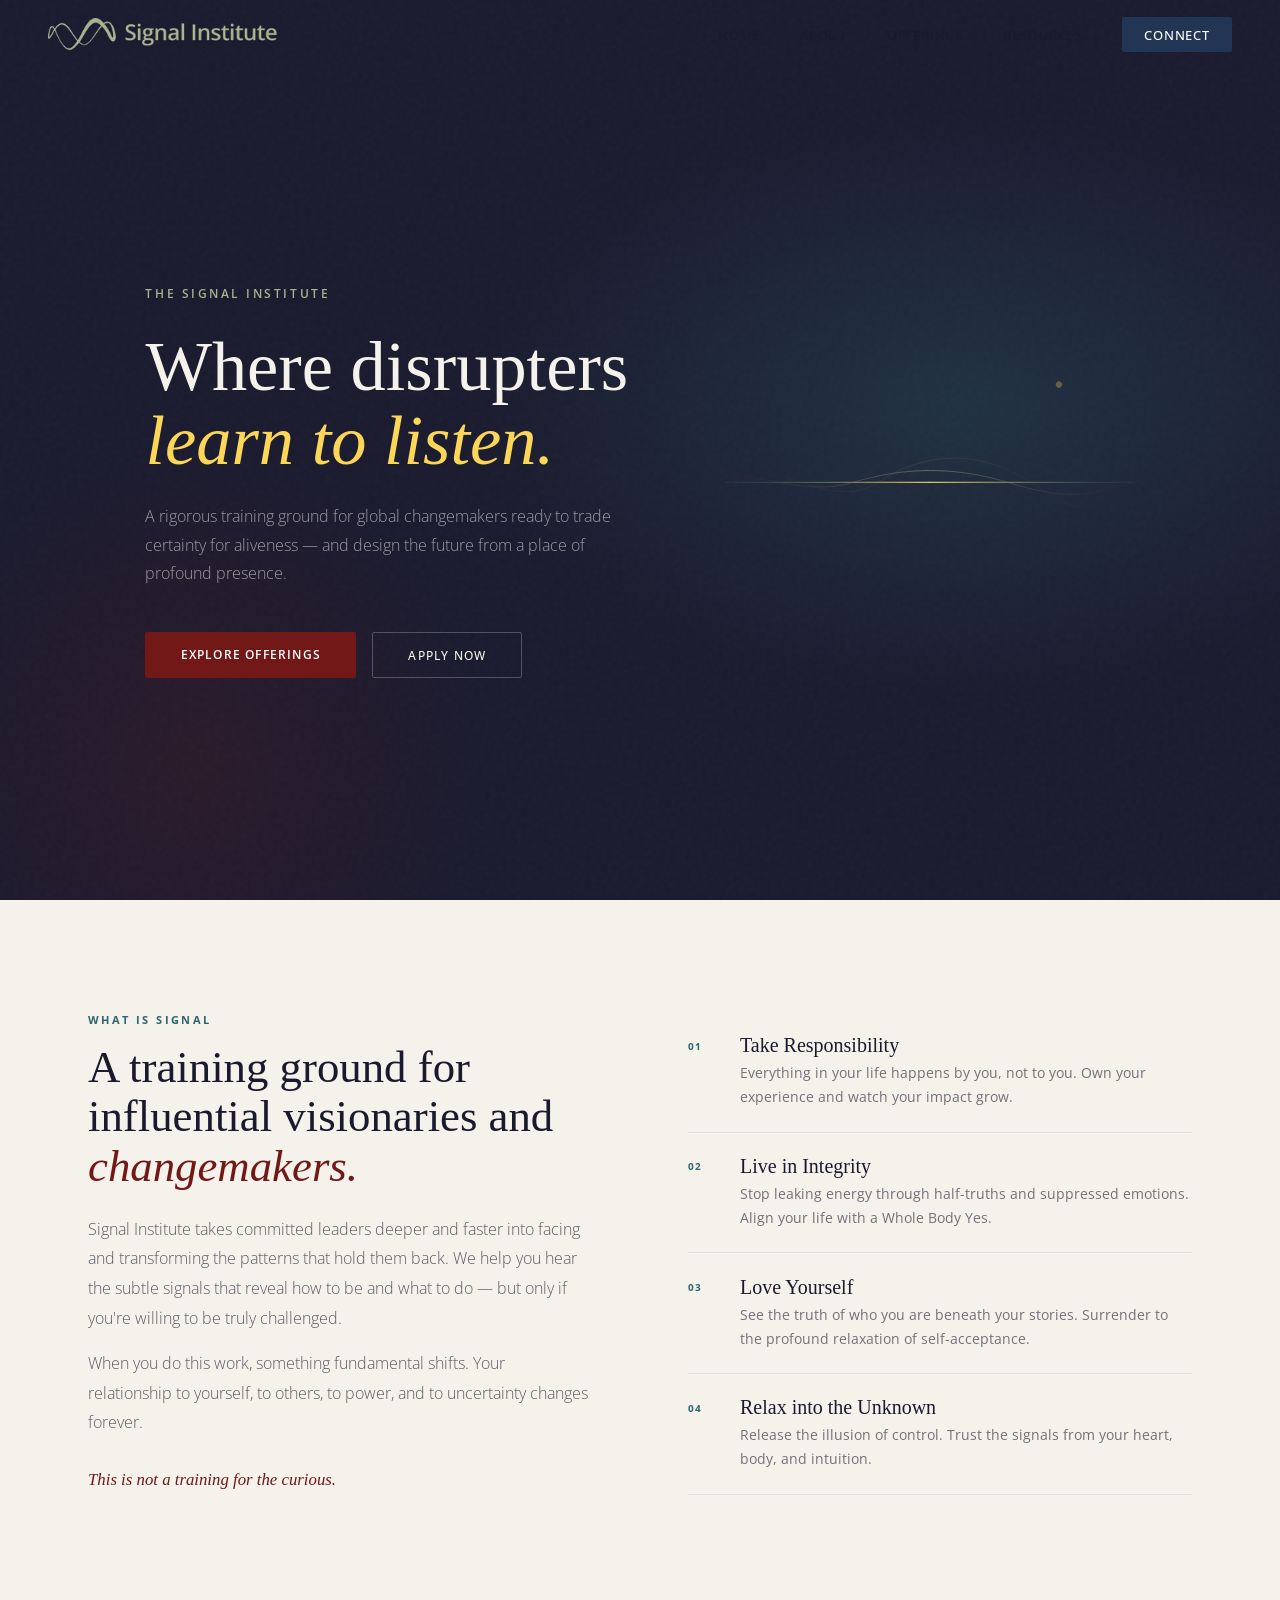
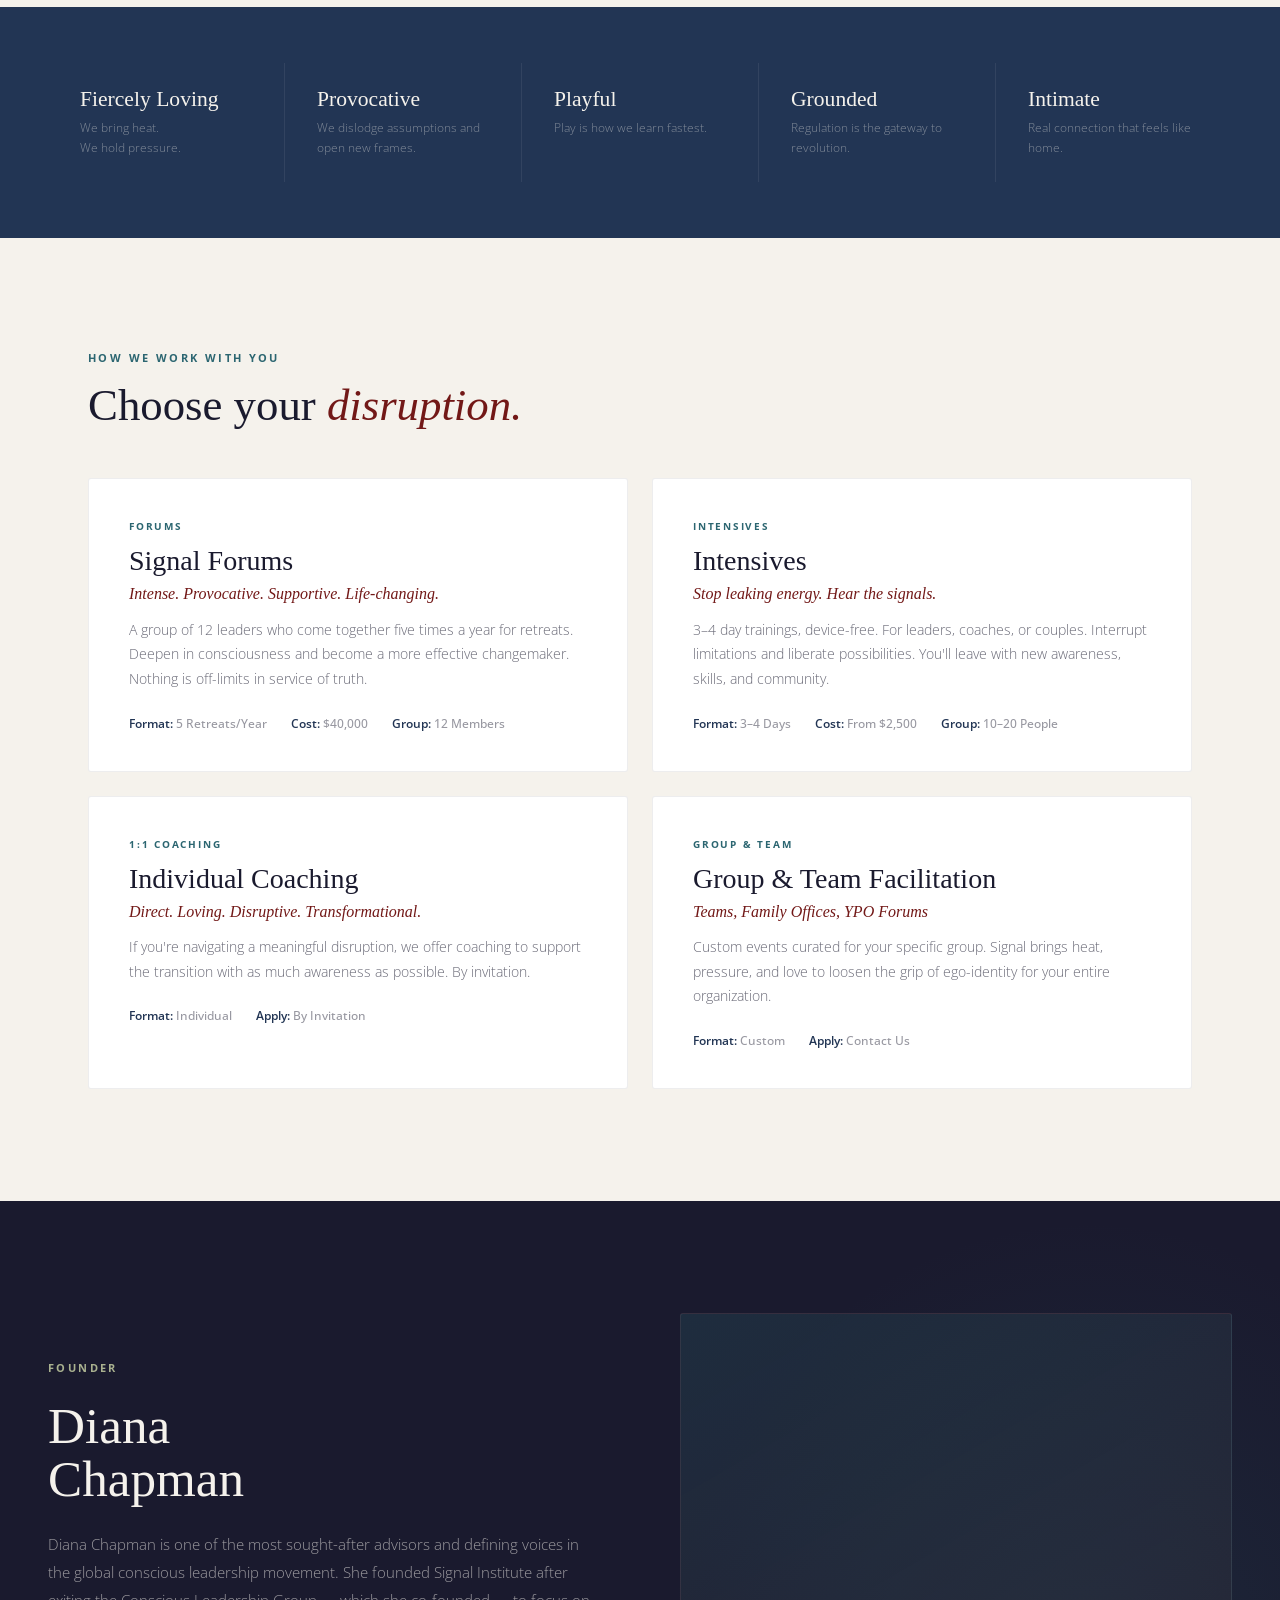
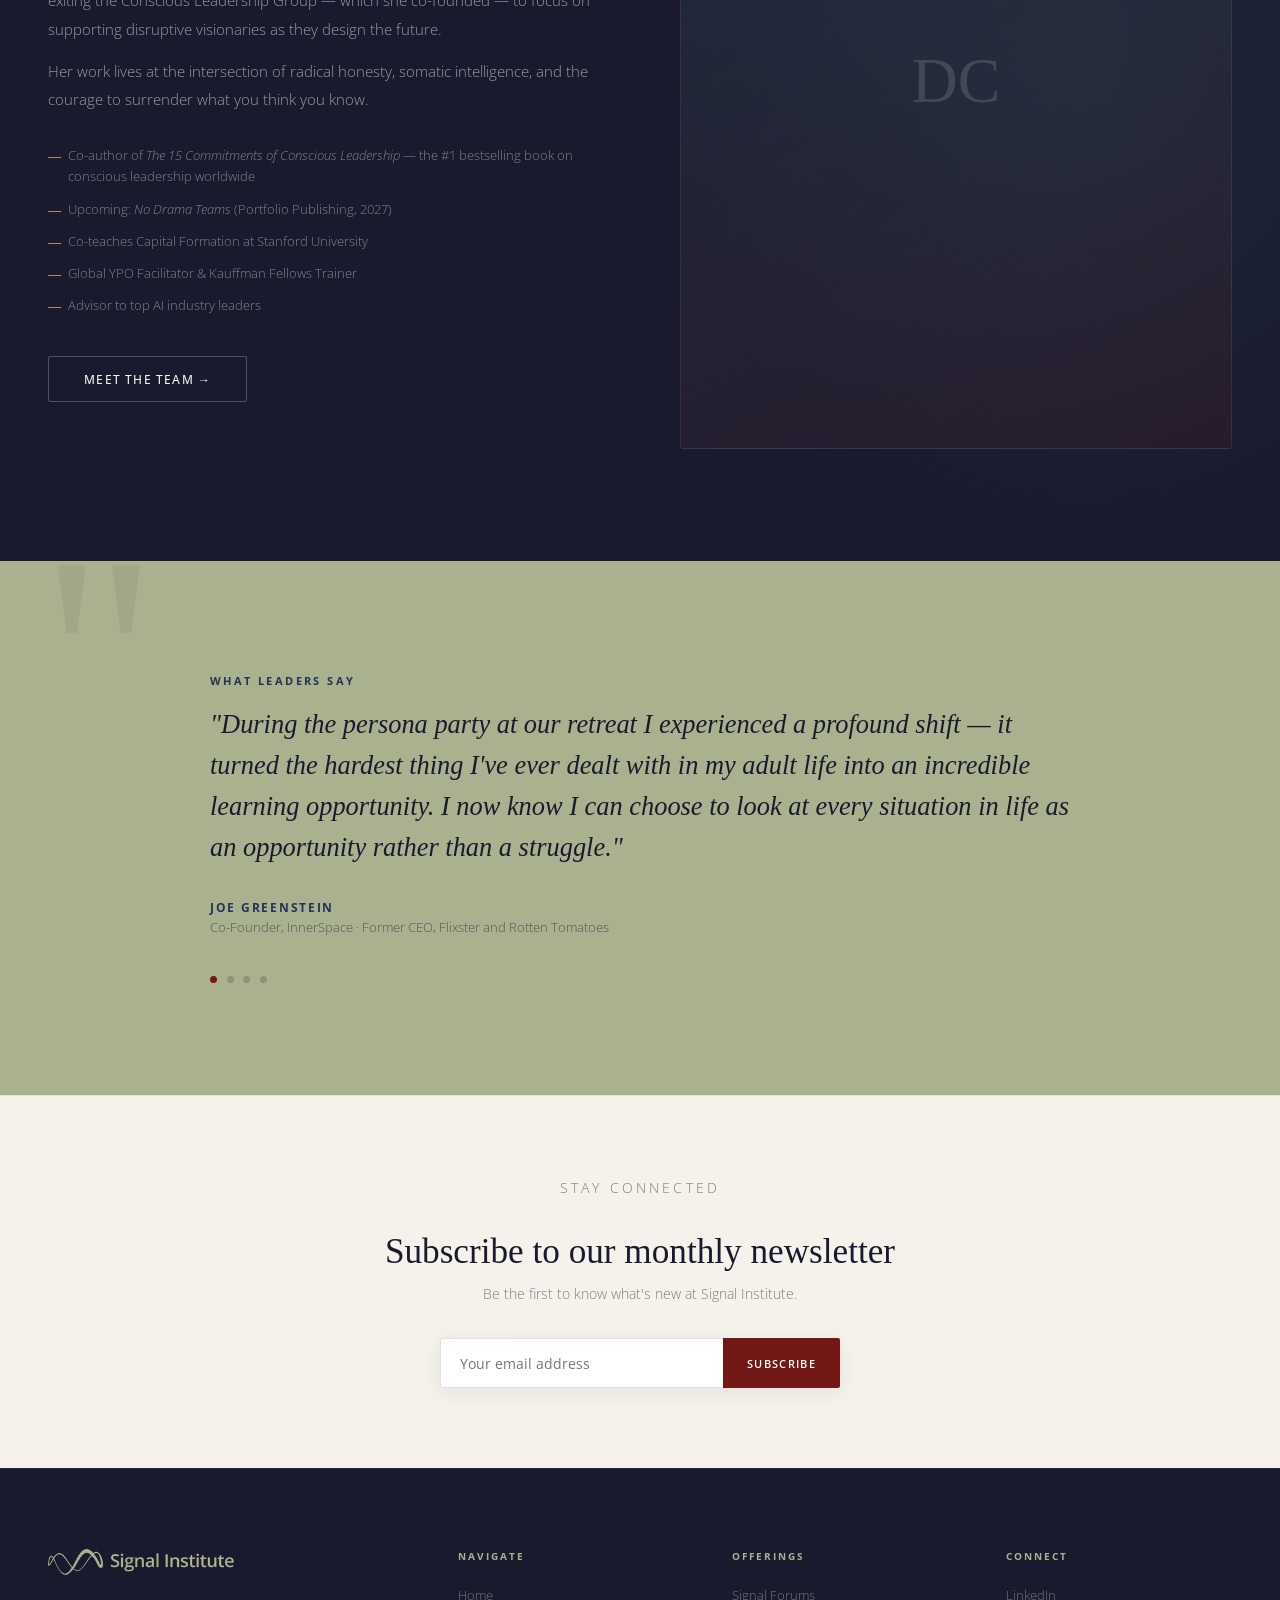
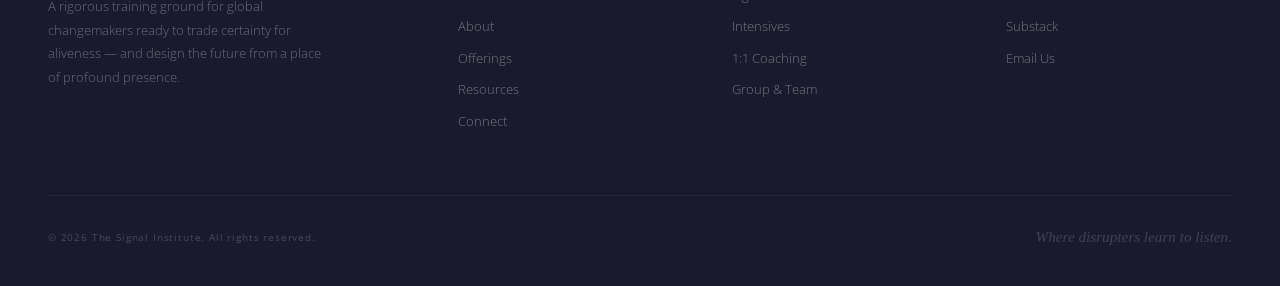
<file: signal_institute.html>
<!DOCTYPE html>
<html lang="en">
<head>
<meta charset="UTF-8">
<meta name="viewport" content="width=device-width, initial-scale=1.0">
<title>The Signal Institute</title>
<link href="https://fonts.googleapis.com/css2?family=Open+Sans:ital,wght@0,300;0,400;0,500;0,600;1,300;1,400&display=swap" rel="stylesheet">
<style>
@font-face {
  font-family: 'Caslon Libra';
  src: local('Adobe Caslon Pro'), local('Caslon'), local('Big Caslon'), local('Libre Caslon Display');
  font-weight: 400;
}

*, *::before, *::after { box-sizing: border-box; margin: 0; padding: 0; }

:root {
  --sage: #A9B18F;
  --wine: #721817;
  --indigo: #223554;
  --chocolate: #C3703D;
  --teal: #2C6671;
  --mustard: #FCD757;
  --warm-white: #F5F2EC;
  --navy: #1A1A2E;
  --font-display: 'Libre Caslon Display', 'Adobe Caslon Pro', 'Big Caslon', 'Caslon', Georgia, serif;
  --font-body: 'Open Sans', sans-serif;
}

html { scroll-behavior: smooth; }

body {
  font-family: var(--font-body);
  background: var(--warm-white);
  color: var(--navy);
  overflow-x: hidden;
  font-weight: 400;
}

/* NAV */
nav {
  position: fixed;
  top: 0; left: 0; right: 0;
  z-index: 100;
  padding: 1.1rem 3rem;
  display: flex;
  align-items: center;
  justify-content: space-between;
  transition: background 0.35s, box-shadow 0.35s;
}
nav.scrolled {
  background: rgba(245,242,236,0.96);
  backdrop-filter: blur(16px);
  box-shadow: 0 1px 0 rgba(26,26,46,0.08);
}
.nav-logo { cursor: pointer; }
.nav-logo img { height: 32px; width: auto; display: block; }
.nav-links {
  display: flex; align-items: center; gap: 2.5rem; list-style: none;
}
.nav-links a {
  font-family: var(--font-body);
  font-size: 0.8rem;
  font-weight: 500;
  letter-spacing: 0.06em;
  text-transform: uppercase;
  color: var(--navy);
  text-decoration: none;
  transition: color 0.2s;
  opacity: 0.65;
}
.nav-links a:hover, .nav-links a.active { opacity: 1; color: var(--wine); }
.nav-cta {
  background: var(--indigo) !important;
  color: white !important;
  opacity: 1 !important;
  padding: 0.55rem 1.4rem !important;
  border-radius: 2px;
}
.nav-cta:hover { background: var(--wine) !important; }
.hamburger {
  display: none; flex-direction: column; gap: 5px; cursor: pointer; padding: 4px;
}
.hamburger span {
  width: 24px; height: 1.5px; background: var(--navy); transition: all 0.3s;
}

/* PAGES */
.page { display: none; }
.page.active { display: block; }

/* ---- HOME HERO ---- */
.hero {
  min-height: 100vh;
  background: var(--navy);
  display: flex; align-items: center;
  position: relative; overflow: hidden;
}
.hero-bg {
  position: absolute; inset: 0;
  background:
    radial-gradient(ellipse 70% 60% at 75% 45%, rgba(44,102,113,0.3) 0%, transparent 55%),
    radial-gradient(ellipse 45% 70% at 15% 85%, rgba(114,24,23,0.18) 0%, transparent 50%),
    var(--navy);
}
.hero-noise {
  position: absolute; inset: 0; opacity: 0.03;
  background-image: url("data:image/svg+xml,%3Csvg viewBox='0 0 200 200' xmlns='http://www.w3.org/2000/svg'%3E%3Cfilter id='n'%3E%3CfeTurbulence type='fractalNoise' baseFrequency='0.85' numOctaves='4' stitchTiles='stitch'/%3E%3C/filter%3E%3Crect width='100%25' height='100%25' filter='url(%23n)'/%3E%3C/svg%3E");
}
.hero-content {
  position: relative; z-index: 2;
  max-width: 1200px; margin: 0 auto;
  padding: 9rem 3rem 5rem;
  display: grid; grid-template-columns: 1.1fr 0.9fr; gap: 5rem; align-items: center;
}
.hero-eyebrow {
  font-family: var(--font-body);
  font-size: 0.72rem; font-weight: 600;
  letter-spacing: 0.22em; text-transform: uppercase;
  color: var(--sage); margin-bottom: 1.75rem;
  opacity: 0; animation: fadeUp 0.7s 0.2s ease forwards;
}
.hero-headline {
  font-family: var(--font-display);
  font-size: clamp(3.2rem, 5.5vw, 5.8rem);
  font-weight: 400; line-height: 1.06;
  color: var(--warm-white); margin-bottom: 1.5rem;
  opacity: 0; animation: fadeUp 0.7s 0.35s ease forwards;
}
.hero-headline em {
  font-style: italic; color: var(--mustard);
}
.hero-sub {
  font-size: 1rem; font-weight: 300; line-height: 1.8;
  color: rgba(245,242,236,0.6); margin-bottom: 2.75rem; max-width: 500px;
  opacity: 0; animation: fadeUp 0.7s 0.5s ease forwards;
}
.hero-btns {
  display: flex; gap: 1rem; flex-wrap: wrap;
  opacity: 0; animation: fadeUp 0.7s 0.65s ease forwards;
}
.btn-primary {
  background: var(--wine); color: white;
  padding: 0.85rem 2.2rem;
  font-family: var(--font-body); font-size: 0.75rem; font-weight: 600;
  letter-spacing: 0.1em; text-transform: uppercase;
  border: none; cursor: pointer; border-radius: 2px;
  transition: background 0.2s, transform 0.15s;
  text-decoration: none; display: inline-block;
}
.btn-primary:hover { background: #8b1e1e; transform: translateY(-1px); }
.btn-ghost {
  background: transparent; color: var(--warm-white);
  padding: 0.85rem 2.2rem;
  font-family: var(--font-body); font-size: 0.75rem; font-weight: 500;
  letter-spacing: 0.1em; text-transform: uppercase;
  border: 1px solid rgba(245,242,236,0.25); cursor: pointer; border-radius: 2px;
  transition: border-color 0.2s, color 0.2s, transform 0.15s;
  text-decoration: none; display: inline-block;
}
.btn-ghost:hover { border-color: var(--sage); color: var(--sage); transform: translateY(-1px); }

.hero-visual {
  opacity: 0; animation: fadeIn 1.2s 0.5s ease forwards;
}

/* Signal Wave SVG */
.wave-svg { width: 100%; max-width: 460px; margin-left: auto; display: block; }

/* ---- SECTIONS ---- */
.section { padding: 6rem 3rem; max-width: 1200px; margin: 0 auto; }
.section-full { width: 100%; }
.eyebrow {
  font-family: var(--font-body); font-size: 0.68rem; font-weight: 700;
  letter-spacing: 0.22em; text-transform: uppercase; color: var(--teal); margin-bottom: 1rem;
}
.h2 {
  font-family: var(--font-display);
  font-size: clamp(2rem, 3.5vw, 3.4rem); font-weight: 400; line-height: 1.1;
  color: var(--navy); margin-bottom: 1.5rem;
}
.h2 em { font-style: italic; color: var(--wine); }
.body-lg {
  font-size: 1rem; font-weight: 300; line-height: 1.85; color: rgba(26,26,46,0.7);
}

/* ---- WHAT IS SIGNAL ---- */
.what-grid {
  display: grid; grid-template-columns: 1fr 1fr; gap: 6rem; align-items: start;
}
.principles { list-style: none; }
.principle {
  display: grid; grid-template-columns: 36px 1fr; gap: 1rem;
  padding: 1.4rem 0; border-bottom: 1px solid rgba(26,26,46,0.09);
  align-items: start;
}
.p-num {
  font-family: var(--font-body); font-size: 0.62rem; font-weight: 700;
  letter-spacing: 0.12em; color: var(--teal); padding-top: 0.28rem;
}
.p-title {
  font-family: var(--font-display); font-size: 1.25rem; font-weight: 400;
  color: var(--navy); margin-bottom: 0.25rem;
}
.p-body { font-size: 0.88rem; line-height: 1.7; color: rgba(26,26,46,0.6); }

/* ---- ATTR BAND ---- */
.attr-band {
  background: var(--indigo); padding: 3.5rem 3rem;
}
.attr-inner {
  max-width: 1200px; margin: 0 auto;
  display: flex; gap: 0; justify-content: stretch;
}
.attr {
  flex: 1; padding: 1.5rem 2rem;
  border-right: 1px solid rgba(245,242,236,0.08);
}
.attr:last-child { border-right: none; }
.attr-word {
  font-family: var(--font-display); font-size: 1.35rem; font-weight: 400;
  color: var(--warm-white); margin-bottom: 0.4rem;
}
.attr-desc {
  font-size: 0.78rem; font-weight: 300; line-height: 1.6;
  color: rgba(245,242,236,0.45);
}

/* ---- OFFERINGS GRID ---- */
.off-grid {
  display: grid; grid-template-columns: 1fr 1fr; gap: 1.5rem;
}
.off-card {
  background: white;
  border: 1px solid rgba(26,26,46,0.08);
  padding: 2.5rem; border-radius: 3px;
  cursor: pointer; position: relative; overflow: hidden;
  transition: transform 0.25s, box-shadow 0.25s;
}
.off-card::after {
  content: '';
  position: absolute; left: 0; top: 0; bottom: 0; width: 3px;
  background: var(--teal); transform: scaleY(0); transition: transform 0.25s;
  transform-origin: bottom;
}
.off-card:hover { transform: translateY(-3px); box-shadow: 0 16px 50px rgba(26,26,46,0.09); }
.off-card:hover::after { transform: scaleY(1); }
.off-tag {
  font-family: var(--font-body); font-size: 0.62rem; font-weight: 700;
  letter-spacing: 0.18em; text-transform: uppercase; color: var(--teal); margin-bottom: 0.75rem;
}
.off-name {
  font-family: var(--font-display); font-size: 1.75rem; font-weight: 400;
  line-height: 1.15; color: var(--navy); margin-bottom: 0.5rem;
}
.off-tagline {
  font-family: var(--font-display); font-size: 1rem; font-style: italic;
  color: var(--wine); margin-bottom: 0.9rem;
}
.off-desc {
  font-size: 0.88rem; font-weight: 300; line-height: 1.75;
  color: rgba(26,26,46,0.65); margin-bottom: 1.5rem;
}
.off-meta { display: flex; gap: 1.5rem; flex-wrap: wrap; }
.off-meta-item {
  font-size: 0.72rem; font-weight: 500; color: rgba(26,26,46,0.45);
}
.off-meta-item strong { color: var(--indigo); font-weight: 600; }

/* ---- FOUNDER ---- */
.founder-band {
  background: var(--navy); padding: 7rem 3rem; position: relative; overflow: hidden;
}
.founder-band::before {
  content: ''; position: absolute; inset: 0;
  background: radial-gradient(ellipse 55% 80% at 85% 50%, rgba(44,102,113,0.18) 0%, transparent 60%);
}
.founder-inner {
  max-width: 1200px; margin: 0 auto;
  display: grid; grid-template-columns: 1fr 1fr; gap: 5rem; align-items: center;
  position: relative; z-index: 1;
}
.founder-eyebrow {
  font-family: var(--font-body); font-size: 0.68rem; font-weight: 700;
  letter-spacing: 0.22em; text-transform: uppercase; color: var(--sage); margin-bottom: 1.5rem;
}
.founder-name {
  font-family: var(--font-display);
  font-size: clamp(2.8rem, 4vw, 4.2rem); font-weight: 400; line-height: 1.05;
  color: var(--warm-white); margin-bottom: 1.5rem;
}
.founder-bio {
  font-size: 0.95rem; font-weight: 300; line-height: 1.85;
  color: rgba(245,242,236,0.6); margin-bottom: 0.9rem;
}
.founder-creds { display: flex; flex-direction: column; gap: 0.7rem; margin-top: 2rem; }
.cred {
  font-size: 0.82rem; font-weight: 300; line-height: 1.6;
  color: rgba(245,242,236,0.48);
  padding-left: 1.25rem; position: relative;
}
.cred::before {
  content: '—'; position: absolute; left: 0;
  color: var(--mustard); font-family: var(--font-display);
}
.founder-img {
  width: 100%; aspect-ratio: 3/4; object-fit: cover; border-radius: 3px;
  display: block; border: 1px solid rgba(245,242,236,0.08);
}
.founder-img-placeholder {
  width: 100%; aspect-ratio: 3/4;
  background: linear-gradient(150deg, rgba(44,102,113,0.25), rgba(114,24,23,0.15));
  border-radius: 3px; display: flex; align-items: center; justify-content: center;
  border: 1px solid rgba(245,242,236,0.08);
}
.founder-img-placeholder span {
  font-family: var(--font-display); font-size: 4rem; font-weight: 400;
  color: rgba(245,242,236,0.15);
}

/* ---- TESTIMONIALS ---- */
.testimonials {
  background: var(--sage); padding: 7rem 3rem; position: relative; overflow: hidden;
}
.testimonials::before {
  content: '"'; position: absolute; top: -3rem; left: 2.5rem;
  font-family: var(--font-display); font-size: 18rem; font-weight: 400;
  color: rgba(26,26,46,0.06); line-height: 1;
}
.test-inner {
  max-width: 860px; margin: 0 auto; position: relative; z-index: 1;
}
.testimonial { display: none; animation: fadeIn 0.5s ease; }
.testimonial.active { display: block; }
.test-quote {
  font-family: var(--font-display);
  font-size: clamp(1.25rem, 2.2vw, 1.65rem); font-weight: 400; font-style: italic;
  line-height: 1.55; color: var(--navy); margin-bottom: 2rem;
}
.test-author {
  font-family: var(--font-body); font-size: 0.72rem; font-weight: 700;
  letter-spacing: 0.15em; text-transform: uppercase; color: var(--indigo);
}
.test-role {
  font-size: 0.8rem; font-weight: 300; color: rgba(26,26,46,0.6); margin-top: 0.2rem;
}
.test-nav { display: flex; gap: 0.6rem; margin-top: 2.5rem; }
.t-dot {
  width: 7px; height: 7px; border-radius: 50%; background: rgba(26,26,46,0.2);
  border: none; cursor: pointer; transition: background 0.2s;
}
.t-dot.active { background: var(--wine); }

/* ---- ABOUT PAGE ---- */
.about-hero {
  background: var(--indigo); padding: 10rem 3rem 6rem; position: relative; overflow: hidden;
}
.about-hero::after {
  content: ''; position: absolute; bottom: 0; left: 0; right: 0;
  height: 3px; background: linear-gradient(90deg, var(--wine), var(--teal), var(--sage));
}
.about-hero-inner { max-width: 820px; margin: 0 auto; }
.about-h1 {
  font-family: var(--font-display);
  font-size: clamp(2.8rem, 5vw, 5rem); font-weight: 400; line-height: 1.08;
  color: var(--warm-white); margin-bottom: 1.5rem;
}
.about-h1 em { font-style: italic; color: var(--mustard); }
.about-lead {
  font-size: 1.05rem; font-weight: 300; line-height: 1.8;
  color: rgba(245,242,236,0.65); max-width: 600px;
}
.about-blockquote {
  border-left: 2px solid var(--mustard); padding-left: 1.75rem;
  margin: 2.5rem 0;
  font-family: var(--font-display); font-size: 1.2rem; font-style: italic;
  color: rgba(245,242,236,0.75); line-height: 1.55;
}
.about-blockquote cite {
  display: block; font-style: normal;
  font-family: var(--font-body); font-size: 0.72rem; font-weight: 600;
  letter-spacing: 0.12em; color: var(--sage); margin-top: 0.7rem;
}

/* TEAM GRID */
.team-section { background: var(--navy); padding: 7rem 3rem; }
.team-inner { max-width: 1200px; margin: 0 auto; }
.team-grid {
  display: grid; grid-template-columns: repeat(4, 1fr); gap: 1.5rem; margin-top: 3rem;
}
.team-card {
  background: rgba(245,242,236,0.04); border: 1px solid rgba(245,242,236,0.07);
  border-radius: 3px; overflow: hidden; cursor: pointer;
  transition: transform 0.25s, background 0.25s;
}
.team-card:hover { transform: translateY(-4px); background: rgba(245,242,236,0.08); }
.team-photo {
  width: 100%; aspect-ratio: 1; object-fit: cover; object-position: top;
  display: block;
}
.team-photo-ph {
  width: 100%; aspect-ratio: 1;
  background: linear-gradient(135deg, rgba(44,102,113,0.25), rgba(114,24,23,0.15));
  display: flex; align-items: center; justify-content: center;
}
.team-photo-ph span {
  font-family: var(--font-display); font-size: 2.5rem; font-weight: 400;
  color: rgba(245,242,236,0.2);
}
.team-info { padding: 1.25rem; }
.team-name {
  font-family: var(--font-display); font-size: 1.1rem; font-weight: 400;
  color: var(--warm-white); margin-bottom: 0.2rem;
}
.team-role {
  font-family: var(--font-body); font-size: 0.65rem; font-weight: 600;
  letter-spacing: 0.12em; text-transform: uppercase; color: var(--sage);
}

/* DIFF SECTION */
.diff-section { padding: 6rem 3rem; max-width: 1200px; margin: 0 auto; }
.diff-grid {
  display: grid; grid-template-columns: repeat(3, 1fr); gap: 1.5rem; margin-top: 3rem;
}
.diff-card {
  padding: 2.25rem; background: white;
  border: 1px solid rgba(26,26,46,0.07); border-radius: 3px;
}
.diff-num {
  font-family: var(--font-display); font-size: 2.8rem; font-weight: 400;
  color: rgba(169,177,143,0.35); line-height: 1; margin-bottom: 0.75rem;
}
.diff-title {
  font-family: var(--font-display); font-size: 1.15rem; font-weight: 400;
  color: var(--navy); margin-bottom: 0.4rem;
}
.diff-body { font-size: 0.85rem; font-weight: 300; line-height: 1.7; color: rgba(26,26,46,0.6); }

/* ---- OFFERINGS PAGE ---- */
.off-hero {
  background: var(--wine); padding: 10rem 3rem 6rem; position: relative; overflow: hidden;
}
.off-hero::before {
  content: ''; position: absolute; inset: 0;
  background: radial-gradient(ellipse 65% 65% at 85% 50%, rgba(26,26,46,0.45) 0%, transparent 60%);
}
.off-hero-inner { max-width: 820px; margin: 0 auto; position: relative; z-index: 1; }
.off-h1 {
  font-family: var(--font-display);
  font-size: clamp(2.8rem, 5vw, 5rem); font-weight: 400; line-height: 1.08;
  color: var(--warm-white); margin-bottom: 1.5rem;
}
.off-h1 em { font-style: italic; color: var(--mustard); }
.off-lead {
  font-size: 1.05rem; font-weight: 300; line-height: 1.8;
  color: rgba(245,242,236,0.68); max-width: 560px;
}

/* SUBNAV */
.sub-nav {
  display: flex; gap: 0; border-bottom: 1px solid rgba(26,26,46,0.09);
  background: white; overflow-x: auto; -webkit-overflow-scrolling: touch;
}
.snb {
  padding: 1.1rem 1.75rem;
  font-family: var(--font-body); font-size: 0.72rem; font-weight: 600;
  letter-spacing: 0.1em; text-transform: uppercase;
  border: none; background: none; cursor: pointer;
  color: rgba(26,26,46,0.45);
  border-bottom: 2px solid transparent; margin-bottom: -1px;
  transition: color 0.2s, border-color 0.2s; white-space: nowrap;
}
.snb:hover { color: var(--wine); }
.snb.active { color: var(--wine); border-bottom-color: var(--wine); }
.sub-page { display: none; }
.sub-page.active { display: block; }

.forum-body { max-width: 1100px; margin: 0 auto; padding: 5rem 3rem; }
.principle-block {
  background: rgba(169,177,143,0.12); border-left: 3px solid var(--sage);
  padding: 1.5rem 2rem; border-radius: 0 3px 3px 0; margin: 2rem 0;
}
.principle-block p {
  font-size: 0.88rem; font-weight: 300; line-height: 1.8;
  color: rgba(26,26,46,0.7); margin-bottom: 0.4rem;
}
.principle-block p:last-child { margin-bottom: 0; }

.forum-cards {
  display: grid; grid-template-columns: repeat(3, 1fr); gap: 1.5rem; margin-bottom: 4rem;
}
.forum-card {
  padding: 2.5rem; border-radius: 3px; color: white;
}
.forum-card-tag {
  font-family: var(--font-body); font-size: 0.6rem; font-weight: 700;
  letter-spacing: 0.2em; text-transform: uppercase; margin-bottom: 0.75rem;
  opacity: 0.55;
}
.forum-card-title {
  font-family: var(--font-display); font-size: 1.65rem; font-weight: 400;
  margin-bottom: 0.75rem; line-height: 1.15;
}
.forum-card-desc {
  font-size: 0.85rem; font-weight: 300; line-height: 1.7;
  opacity: 0.62; margin-bottom: 1.5rem;
}
.forum-card-price {
  font-family: var(--font-body); font-size: 0.9rem; font-weight: 600;
  color: var(--mustard); margin-bottom: 0.25rem;
}
.forum-card-date { font-size: 0.75rem; opacity: 0.4; margin-bottom: 1.5rem; }

.details-box {
  background: white; border: 1px solid rgba(26,26,46,0.08); border-radius: 3px; padding: 3rem;
}
.details-box h3 {
  font-family: var(--font-display); font-size: 1.7rem; font-weight: 400;
  color: var(--navy); margin-bottom: 2rem;
}
.details-meta {
  display: grid; grid-template-columns: repeat(3, 1fr); gap: 2rem; margin-bottom: 2.5rem;
}
.dm-label {
  font-family: var(--font-body); font-size: 0.62rem; font-weight: 700;
  letter-spacing: 0.16em; text-transform: uppercase; color: var(--teal); margin-bottom: 0.4rem;
}
.dm-val { font-size: 0.88rem; font-weight: 300; line-height: 1.6; color: rgba(26,26,46,0.75); }
.agree-head {
  font-family: var(--font-body); font-size: 0.66rem; font-weight: 700;
  letter-spacing: 0.18em; text-transform: uppercase; color: var(--wine);
  margin-bottom: 1rem; padding-bottom: 0.5rem; border-bottom: 1px solid rgba(26,26,46,0.08);
}
.agree-list { display: flex; flex-direction: column; }
.agree-item {
  display: flex; gap: 0.8rem; font-size: 0.86rem; font-weight: 300; line-height: 1.6;
  color: rgba(26,26,46,0.7); padding: 0.55rem 0;
  border-bottom: 1px solid rgba(26,26,46,0.05);
}
.agree-item::before { content: '○'; color: var(--teal); flex-shrink: 0; margin-top: 0.05rem; }

/* INTENSIVE CARDS */
.int-grid { display: grid; grid-template-columns: 1fr 1fr; gap: 1.5rem; }

/* ---- RESOURCES ---- */
.res-hero {
  background: var(--teal); padding: 10rem 3rem 5rem;
}
.res-hero h1 {
  font-family: var(--font-display); font-size: clamp(2.8rem,5vw,5rem); font-weight: 400;
  color: var(--warm-white); line-height: 1.08; margin-bottom: 1.5rem;
}
.res-hero p {
  font-size: 1.05rem; font-weight: 300; line-height: 1.8; color: rgba(245,242,236,0.65);
  max-width: 560px;
}
.res-inner { max-width: 1100px; margin: 0 auto; padding: 5rem 3rem; }
.res-grid { display: grid; grid-template-columns: repeat(3, 1fr); gap: 1.5rem; margin-top: 2rem; }
.res-card {
  background: white; border: 1px solid rgba(26,26,46,0.07); border-radius: 3px; padding: 2rem;
  transition: transform 0.2s, box-shadow 0.2s;
}
.res-card:hover { transform: translateY(-2px); box-shadow: 0 8px 24px rgba(26,26,46,0.07); }
.res-type {
  font-family: var(--font-body); font-size: 0.6rem; font-weight: 700;
  letter-spacing: 0.2em; text-transform: uppercase; color: var(--teal); margin-bottom: 0.6rem;
}
.res-title {
  font-family: var(--font-display); font-size: 1.15rem; font-weight: 400;
  color: var(--navy); margin-bottom: 0.5rem;
}
.res-desc { font-size: 0.83rem; font-weight: 300; line-height: 1.65; color: rgba(26,26,46,0.6); }

/* ---- CONNECT ---- */
.connect-wrap {
  display: grid; grid-template-columns: 1fr 1fr; min-height: 100vh;
}
.connect-left {
  background: var(--navy); padding: 8rem 4rem; position: relative; overflow: hidden;
}
.connect-left::before {
  content: ''; position: absolute; inset: 0;
  background: radial-gradient(ellipse 80% 60% at 25% 75%, rgba(44,102,113,0.25) 0%, transparent 60%);
}
.connect-left-inner { position: relative; z-index: 1; max-width: 440px; }
.connect-h1 {
  font-family: var(--font-display); font-size: clamp(2.5rem,4vw,4rem); font-weight: 400;
  color: var(--warm-white); line-height: 1.08; margin-bottom: 1.5rem;
}
.connect-lead {
  font-size: 0.95rem; font-weight: 300; line-height: 1.8;
  color: rgba(245,242,236,0.58); margin-bottom: 3rem;
}
.contact-opts { display: flex; flex-direction: column; gap: 1.25rem; }
.contact-opt {
  display: flex; gap: 1rem; align-items: flex-start; padding: 1.25rem;
  background: rgba(245,242,236,0.04); border: 1px solid rgba(245,242,236,0.07); border-radius: 3px;
}
.co-label {
  font-family: var(--font-body); font-size: 0.65rem; font-weight: 700;
  letter-spacing: 0.15em; text-transform: uppercase; color: var(--sage); margin-bottom: 0.2rem;
}
.co-val { font-size: 0.82rem; font-weight: 300; color: rgba(245,242,236,0.45); line-height: 1.5; }
.connect-right {
  background: var(--warm-white); padding: 8rem 4rem; overflow-y: auto;
}
.cf { max-width: 460px; }
.cf h2 {
  font-family: var(--font-display); font-size: 2.2rem; font-weight: 400;
  color: var(--navy); margin-bottom: 0.5rem;
}
.cf-sub { font-size: 0.85rem; font-weight: 300; color: rgba(26,26,46,0.5); margin-bottom: 2.5rem; line-height: 1.6; }
.fl {
  font-family: var(--font-body); font-size: 0.65rem; font-weight: 700;
  letter-spacing: 0.14em; text-transform: uppercase; color: var(--indigo);
  display: block; margin-bottom: 0.35rem;
}
.fi, .ft, .fs {
  width: 100%; padding: 0.8rem 1rem; margin-bottom: 1.4rem;
  border: 1px solid rgba(26,26,46,0.14); border-radius: 2px;
  font-family: var(--font-body); font-size: 0.88rem; font-weight: 300;
  color: var(--navy); background: white; outline: none; transition: border-color 0.2s;
}
.fi:focus, .ft:focus, .fs:focus { border-color: var(--teal); }
.ft { min-height: 110px; resize: vertical; }

/* ---- FOOTER ---- */
footer {
  background: var(--navy); padding: 5rem 3rem 2.5rem;
  border-top: 1px solid rgba(245,242,236,0.05);
}
.footer-inner { max-width: 1200px; margin: 0 auto; }
.footer-top {
  display: grid; grid-template-columns: 1.6fr 1fr 1fr 1fr; gap: 3rem; margin-bottom: 4rem;
}
.footer-brand img { height: 26px; margin-bottom: 1.25rem; display: block; }
.footer-brand p {
  font-size: 0.83rem; font-weight: 300; line-height: 1.8; color: rgba(245,242,236,0.38); max-width: 280px;
}
.footer-col h4 {
  font-family: var(--font-body); font-size: 0.62rem; font-weight: 700;
  letter-spacing: 0.2em; text-transform: uppercase; color: var(--sage); margin-bottom: 1.25rem;
}
.footer-col ul { list-style: none; display: flex; flex-direction: column; gap: 0.6rem; }
.footer-col a {
  font-size: 0.83rem; font-weight: 300; color: rgba(245,242,236,0.42);
  text-decoration: none; cursor: pointer; transition: color 0.2s;
}
.footer-col a:hover { color: var(--warm-white); }
.footer-bottom {
  border-top: 1px solid rgba(245,242,236,0.06); padding-top: 2rem;
  display: flex; justify-content: space-between; align-items: center; flex-wrap: wrap; gap: 1rem;
}
.footer-copy {
  font-family: var(--font-body); font-size: 0.65rem; font-weight: 400;
  letter-spacing: 0.08em; color: rgba(245,242,236,0.22);
}
.footer-tagline {
  font-family: var(--font-display); font-size: 0.95rem; font-style: italic;
  color: rgba(245,242,236,0.18);
}

/* REVEAL */
.reveal { opacity: 0; transform: translateY(22px); transition: opacity 0.7s ease, transform 0.7s ease; }
.reveal.visible { opacity: 1; transform: translateY(0); }

/* ANIMATIONS */
@keyframes fadeUp { from { opacity: 0; transform: translateY(18px); } to { opacity: 1; transform: translateY(0); } }
@keyframes fadeIn { from { opacity: 0; } to { opacity: 1; } }

/* NEWSLETTER STRIP */
.newsletter-strip {
  background: var(--warm-white); padding: 5rem 3rem; text-align: center;
  border-top: 1px solid rgba(26,26,46,0.07);
}
.newsletter-strip h2 {
  font-family: var(--font-display); font-size: 2.2rem; font-weight: 400;
  color: var(--navy); margin-bottom: 0.6rem;
}
.newsletter-strip p {
  font-size: 0.9rem; font-weight: 300; color: rgba(26,26,46,0.55); margin-bottom: 2rem; line-height: 1.7;
}
.email-row {
  display: flex; max-width: 400px; margin: 0 auto;
  box-shadow: 0 4px 18px rgba(26,26,46,0.08);
}
.email-row input {
  flex: 1; padding: 0.88rem 1.2rem;
  border: 1px solid rgba(26,26,46,0.13); border-right: none;
  border-radius: 2px 0 0 2px; font-family: var(--font-body); font-size: 0.88rem; outline: none;
}
.email-row button {
  background: var(--wine); color: white; border: none; padding: 0.88rem 1.5rem;
  font-family: var(--font-body); font-size: 0.7rem; font-weight: 600;
  letter-spacing: 0.12em; text-transform: uppercase; cursor: pointer;
  border-radius: 0 2px 2px 0; transition: background 0.2s;
}
.email-row button:hover { background: #8b1e1e; }

/* MOBILE */
.mobile-menu {
  display: none; position: fixed; inset: 0;
  background: var(--navy); z-index: 200;
  flex-direction: column; align-items: center; justify-content: center; gap: 2.5rem;
}
.mobile-menu.open { display: flex; }
.mobile-menu a {
  font-family: var(--font-display); font-size: 2.5rem; font-weight: 400;
  color: var(--warm-white); text-decoration: none; transition: color 0.2s;
}
.mobile-menu a:hover { color: var(--sage); }
.mobile-close {
  position: absolute; top: 1.5rem; right: 2.5rem; background: none; border: none;
  color: var(--warm-white); font-size: 1.8rem; cursor: pointer;
}

@media (max-width: 960px) {
  .hero-content { grid-template-columns: 1fr; }
  .hero-visual { display: none; }
  .what-grid, .founder-inner, .connect-wrap { grid-template-columns: 1fr; }
  .connect-left { padding: 5rem 2rem; }
  .connect-right { padding: 4rem 2rem; }
  .off-grid, .int-grid, .diff-grid, .forum-cards, .details-meta { grid-template-columns: 1fr; }
  .attr-inner { flex-wrap: wrap; }
  .attr { flex: 0 0 40%; }
  .team-grid { grid-template-columns: repeat(2, 1fr); }
  .footer-top { grid-template-columns: 1fr 1fr; }
  .res-grid { grid-template-columns: 1fr 1fr; }
  nav { padding: 1rem 1.5rem; }
  .nav-links { display: none; }
  .hamburger { display: flex; }
  .section, .forum-body, .diff-section, .res-inner { padding-left: 1.5rem; padding-right: 1.5rem; }
  .founder-band { padding: 5rem 1.5rem; }
  .team-section { padding: 5rem 1.5rem; }
  .about-hero, .off-hero, .res-hero { padding: 8rem 1.5rem 4rem; }
}
@media (max-width: 600px) {
  .team-grid { grid-template-columns: repeat(2, 1fr); }
  .forum-cards { grid-template-columns: 1fr; }
  .res-grid { grid-template-columns: 1fr; }
  .footer-top { grid-template-columns: 1fr; }
}
</style>
</head>
<body>

<!-- MOBILE MENU -->
<div class="mobile-menu" id="mobMenu">
  <button class="mobile-close" onclick="closeMob()">✕</button>
  <a href="#" onclick="go('home');closeMob()">Home</a>
  <a href="#" onclick="go('about');closeMob()">About</a>
  <a href="#" onclick="go('offerings');closeMob()">Offerings</a>
  <a href="#" onclick="go('resources');closeMob()">Resources</a>
  <a href="#" onclick="go('connect');closeMob()">Connect</a>
</div>

<!-- NAV -->
<nav id="mainNav">
  <div class="nav-logo" onclick="go('home')">
    <img src="[data-uri]" alt="Signal Institute" id="navLogoImg">
  </div>
  <ul class="nav-links">
    <li><a href="#" onclick="go('home')" data-p="home">Home</a></li>
    <li><a href="#" onclick="go('about')" data-p="about">About</a></li>
    <li><a href="#" onclick="go('offerings')" data-p="offerings">Offerings</a></li>
    <li><a href="#" onclick="go('resources')" data-p="resources">Resources</a></li>
    <li><a href="#" onclick="go('connect')" class="nav-cta" data-p="connect">Connect</a></li>
  </ul>
  <div class="hamburger" onclick="openMob()"><span></span><span></span><span></span></div>
</nav>

<!-- ══════════ HOME ══════════ -->
<div class="page active" id="page-home">

  <section class="hero">
    <div class="hero-bg"></div>
    <div class="hero-noise"></div>
    <div class="hero-content">
      <div>
        <p class="hero-eyebrow">The Signal Institute</p>
        <h1 class="hero-headline">Where disrupters<br><em>learn to listen.</em></h1>
        <p class="hero-sub">A rigorous training ground for global changemakers ready to trade certainty for aliveness — and design the future from a place of profound presence.</p>
        <div class="hero-btns">
          <a class="btn-primary" href="#" onclick="go('offerings')">Explore Offerings</a>
          <a class="btn-ghost" href="#" onclick="go('connect')">Apply Now</a>
        </div>
      </div>
      <div class="hero-visual">
        <svg class="wave-svg" viewBox="0 0 460 300" fill="none" xmlns="http://www.w3.org/2000/svg">
          <defs>
            <linearGradient id="wg1" x1="0" y1="0" x2="460" y2="0" gradientUnits="userSpaceOnUse">
              <stop offset="0%" stop-color="#2C6671" stop-opacity="0.15"/>
              <stop offset="50%" stop-color="#FCD757" stop-opacity="0.9"/>
              <stop offset="100%" stop-color="#2C6671" stop-opacity="0.15"/>
            </linearGradient>
            <linearGradient id="wg2" x1="0" y1="0" x2="460" y2="0" gradientUnits="userSpaceOnUse">
              <stop offset="0%" stop-color="#721817" stop-opacity="0.1"/>
              <stop offset="50%" stop-color="#A9B18F" stop-opacity="0.7"/>
              <stop offset="100%" stop-color="#721817" stop-opacity="0.1"/>
            </linearGradient>
            <linearGradient id="wg3" x1="0" y1="0" x2="460" y2="0" gradientUnits="userSpaceOnUse">
              <stop offset="0%" stop-color="#223554" stop-opacity="0.1"/>
              <stop offset="50%" stop-color="#C3703D" stop-opacity="0.55"/>
              <stop offset="100%" stop-color="#223554" stop-opacity="0.1"/>
            </linearGradient>
          </defs>
          <path d="M0,150 C38,90 76,210 114,150 S190,90 230,150 S306,210 344,150 S420,90 460,150" stroke="url(#wg1)" stroke-width="1.5" fill="none">
            <animate attributeName="d" values="M0,150 C38,90 76,210 114,150 S190,90 230,150 S306,210 344,150 S420,90 460,150;M0,150 C38,210 76,90 114,150 S190,210 230,150 S306,90 344,150 S420,210 460,150;M0,150 C38,90 76,210 114,150 S190,90 230,150 S306,210 344,150 S420,90 460,150" dur="7s" repeatCount="indefinite"/>
          </path>
          <path d="M0,150 C28,70 86,230 144,150 S260,70 318,150 S404,230 460,150" stroke="url(#wg2)" stroke-width="1" fill="none" opacity="0.75">
            <animate attributeName="d" values="M0,150 C28,70 86,230 144,150 S260,70 318,150 S404,230 460,150;M0,150 C28,230 86,70 144,150 S260,230 318,150 S404,70 460,150;M0,150 C28,70 86,230 144,150 S260,70 318,150 S404,230 460,150" dur="9s" repeatCount="indefinite"/>
          </path>
          <path d="M0,150 C58,50 116,250 172,150 S288,50 344,150 S402,250 460,150" stroke="url(#wg3)" stroke-width="0.75" fill="none" opacity="0.5">
            <animate attributeName="d" values="M0,150 C58,50 116,250 172,150 S288,50 344,150 S402,250 460,150;M0,150 C58,250 116,50 172,150 S288,250 344,150 S402,50 460,150;M0,150 C58,50 116,250 172,150 S288,50 344,150 S402,250 460,150" dur="11s" repeatCount="indefinite"/>
          </path>
          <circle cx="230" cy="150" r="3.5" fill="#FCD757" opacity="0.9">
            <animate attributeName="opacity" values="0.9;0.3;0.9" dur="3.5s" repeatCount="indefinite"/>
            <animateMotion path="M0,150 C38,90 76,210 114,150 S190,90 230,150 S306,210 344,150 S420,90 460,150" dur="7s" repeatCount="indefinite" rotate="auto"/>
          </circle>
        </svg>
      </div>
    </div>
  </section>

  <!-- WHAT IS SIGNAL -->
  <section style="background:var(--warm-white); padding: 7rem 0;">
    <div class="section what-grid" style="padding-top:0; padding-bottom:0;">
      <div class="reveal">
        <p class="eyebrow">What is Signal</p>
        <h2 class="h2">A training ground for influential visionaries and <em>changemakers.</em></h2>
        <p class="body-lg">Signal Institute takes committed leaders deeper and faster into facing and transforming the patterns that hold them back. We help you hear the subtle signals that reveal how to be and what to do — but only if you're willing to be truly challenged.</p>
        <p class="body-lg" style="margin-top:1rem">When you do this work, something fundamental shifts. Your relationship to yourself, to others, to power, and to uncertainty changes forever.</p>
        <p style="margin-top:2rem; font-family:var(--font-display); font-size:1.05rem; font-style:italic; color:var(--wine)">This is not a training for the curious.</p>
      </div>
      <div>
        <ul class="principles">
          <li class="principle reveal">
            <span class="p-num">01</span>
            <div><div class="p-title">Take Responsibility</div><div class="p-body">Everything in your life happens by you, not to you. Own your experience and watch your impact grow.</div></div>
          </li>
          <li class="principle reveal">
            <span class="p-num">02</span>
            <div><div class="p-title">Live in Integrity</div><div class="p-body">Stop leaking energy through half-truths and suppressed emotions. Align your life with a Whole Body Yes.</div></div>
          </li>
          <li class="principle reveal">
            <span class="p-num">03</span>
            <div><div class="p-title">Love Yourself</div><div class="p-body">See the truth of who you are beneath your stories. Surrender to the profound relaxation of self-acceptance.</div></div>
          </li>
          <li class="principle reveal">
            <span class="p-num">04</span>
            <div><div class="p-title">Relax into the Unknown</div><div class="p-body">Release the illusion of control. Trust the signals from your heart, body, and intuition.</div></div>
          </li>
        </ul>
      </div>
    </div>
  </section>

  <!-- ATTRIBUTES BAND -->
  <div class="attr-band reveal">
    <div class="attr-inner">
      <div class="attr"><div class="attr-word">Fiercely Loving</div><div class="attr-desc">We bring heat.<br>We hold pressure.</div></div>
      <div class="attr"><div class="attr-word">Provocative</div><div class="attr-desc">We dislodge assumptions and open new frames.</div></div>
      <div class="attr"><div class="attr-word">Playful</div><div class="attr-desc">Play is how we learn fastest.</div></div>
      <div class="attr"><div class="attr-word">Grounded</div><div class="attr-desc">Regulation is the gateway to revolution.</div></div>
      <div class="attr"><div class="attr-word">Intimate</div><div class="attr-desc">Real connection that feels like home.</div></div>
    </div>
  </div>

  <!-- OFFERINGS PREVIEW -->
  <section style="background:var(--warm-white); padding:7rem 0;">
    <div class="section" style="padding-top:0; padding-bottom:0;">
      <div class="reveal" style="margin-bottom:3rem">
        <p class="eyebrow">How We Work With You</p>
        <h2 class="h2">Choose your <em>disruption.</em></h2>
      </div>
      <div class="off-grid">
        <div class="off-card reveal" onclick="go('offerings');showSub('forums')">
          <div class="off-tag">Forums</div>
          <div class="off-name">Signal Forums</div>
          <div class="off-tagline">Intense. Provocative. Supportive. Life-changing.</div>
          <div class="off-desc">A group of 12 leaders who come together five times a year for retreats. Deepen in consciousness and become a more effective changemaker. Nothing is off-limits in service of truth.</div>
          <div class="off-meta">
            <div class="off-meta-item"><strong>Format:</strong> 5 Retreats/Year</div>
            <div class="off-meta-item"><strong>Cost:</strong> $40,000</div>
            <div class="off-meta-item"><strong>Group:</strong> 12 Members</div>
          </div>
        </div>
        <div class="off-card reveal" onclick="go('offerings');showSub('intensives')">
          <div class="off-tag">Intensives</div>
          <div class="off-name">Intensives</div>
          <div class="off-tagline">Stop leaking energy. Hear the signals.</div>
          <div class="off-desc">3–4 day trainings, device-free. For leaders, coaches, or couples. Interrupt limitations and liberate possibilities. You'll leave with new awareness, skills, and community.</div>
          <div class="off-meta">
            <div class="off-meta-item"><strong>Format:</strong> 3–4 Days</div>
            <div class="off-meta-item"><strong>Cost:</strong> From $2,500</div>
            <div class="off-meta-item"><strong>Group:</strong> 10–20 People</div>
          </div>
        </div>
        <div class="off-card reveal" onclick="go('offerings');showSub('coaching')">
          <div class="off-tag">1:1 Coaching</div>
          <div class="off-name">Individual Coaching</div>
          <div class="off-tagline">Direct. Loving. Disruptive. Transformational.</div>
          <div class="off-desc">If you're navigating a meaningful disruption, we offer coaching to support the transition with as much awareness as possible. By invitation.</div>
          <div class="off-meta">
            <div class="off-meta-item"><strong>Format:</strong> Individual</div>
            <div class="off-meta-item"><strong>Apply:</strong> By Invitation</div>
          </div>
        </div>
        <div class="off-card reveal" onclick="go('offerings');showSub('teams')">
          <div class="off-tag">Group & Team</div>
          <div class="off-name">Group & Team Facilitation</div>
          <div class="off-tagline">Teams, Family Offices, YPO Forums</div>
          <div class="off-desc">Custom events curated for your specific group. Signal brings heat, pressure, and love to loosen the grip of ego-identity for your entire organization.</div>
          <div class="off-meta">
            <div class="off-meta-item"><strong>Format:</strong> Custom</div>
            <div class="off-meta-item"><strong>Apply:</strong> Contact Us</div>
          </div>
        </div>
      </div>
    </div>
  </section>

  <!-- FOUNDER -->
  <div class="founder-band">
    <div class="founder-inner">
      <div class="reveal">
        <p class="founder-eyebrow">Founder</p>
        <h2 class="founder-name">Diana<br>Chapman</h2>
        <p class="founder-bio">Diana Chapman is one of the most sought-after advisors and defining voices in the global conscious leadership movement. She founded Signal Institute after exiting the Conscious Leadership Group — which she co-founded — to focus on supporting disruptive visionaries as they design the future.</p>
        <p class="founder-bio">Her work lives at the intersection of radical honesty, somatic intelligence, and the courage to surrender what you think you know.</p>
        <div class="founder-creds">
          <div class="cred">Co-author of <em>The 15 Commitments of Conscious Leadership</em> — the #1 bestselling book on conscious leadership worldwide</div>
          <div class="cred">Upcoming: <em>No Drama Teams</em> (Portfolio Publishing, 2027)</div>
          <div class="cred">Co-teaches Capital Formation at Stanford University</div>
          <div class="cred">Global YPO Facilitator &amp; Kauffman Fellows Trainer</div>
          <div class="cred">Advisor to top AI industry leaders</div>
        </div>
        <div style="margin-top:2.5rem">
          <a class="btn-ghost" href="#" onclick="go('about')">Meet the Team →</a>
        </div>
      </div>
      <div class="reveal">
        <img class="founder-img" src="https://images.squarespace-cdn.com/content/v1/66e83507fef8fb68125b5bd1/bb43b8e9-85c7-4369-97d2-833435474041/Diana+Seated+Navy+Blazer+Bare+Feet+1.jpg" alt="Diana Chapman" onerror="this.parentElement.innerHTML='<div class=founder-img-placeholder><span>DC</span></div>'">
      </div>
    </div>
  </div>

  <!-- TESTIMONIALS -->
  <div class="testimonials">
    <div class="test-inner">
      <p class="eyebrow" style="color:var(--indigo)">What Leaders Say</p>
      <div id="testCarousel">
        <div class="testimonial active">
          <p class="test-quote">"During the persona party at our retreat I experienced a profound shift — it turned the hardest thing I've ever dealt with in my adult life into an incredible learning opportunity. I now know I can choose to look at every situation in life as an opportunity rather than a struggle."</p>
          <div class="test-author">Joe Greenstein</div>
          <div class="test-role">Co-Founder, InnerSpace · Former CEO, Flixster and Rotten Tomatoes</div>
        </div>
        <div class="testimonial">
          <p class="test-quote">"I now experience a higher degree of trust, despite the outcomes of the day to day. It's liberated me to apply myself without unhelpful anxiety."</p>
          <div class="test-author">Premal Shah</div>
          <div class="test-role">President, kiva.org</div>
        </div>
        <div class="testimonial">
          <p class="test-quote">"This was the reset our relationship longed for. The work had us learning about each other and ourselves in a way we have not been able to unlock on our own."</p>
          <div class="test-author">Couples Intensive Graduate</div>
          <div class="test-role">Signal Institute Alumni</div>
        </div>
        <div class="testimonial">
          <p class="test-quote">"Broke through patterns that had been 26 years old in our couplehood."</p>
          <div class="test-author">Una Basak</div>
          <div class="test-role">Couples Intensive Graduate</div>
        </div>
      </div>
      <div class="test-nav" id="testNav">
        <button class="t-dot active" onclick="setT(0)"></button>
        <button class="t-dot" onclick="setT(1)"></button>
        <button class="t-dot" onclick="setT(2)"></button>
        <button class="t-dot" onclick="setT(3)"></button>
      </div>
    </div>
  </div>

  <!-- NEWSLETTER -->
  <div class="newsletter-strip">
    <p class="eyebrow" style="text-align:center">Stay Connected</p>
    <h2>Subscribe to our monthly newsletter</h2>
    <p>Be the first to know what's new at Signal Institute.</p>
    <div class="email-row">
      <input type="email" placeholder="Your email address">
      <button>Subscribe</button>
    </div>
  </div>

</div><!-- /home -->

<!-- ══════════ ABOUT ══════════ -->
<div class="page" id="page-about">

  <section class="about-hero">
    <div class="about-hero-inner">
      <p class="eyebrow" style="color:var(--sage)">The Signal Institute</p>
      <h1 class="about-h1">We're here to<br><em>disturb the peace.</em></h1>
      <div class="about-blockquote">
        "How wonderful that we have met with a paradox. Now we have some hope of making progress."
        <cite>— Niels Bohr, Physicist</cite>
      </div>
      <p class="about-lead">Most leadership training makes you better at the game. We question the game.</p>
    </div>
  </section>

  <!-- SIGNAL STORY -->
  <div class="section" style="display:grid; grid-template-columns:1fr 1fr; gap:5rem; align-items:start;">
    <div class="reveal">
      <p class="eyebrow">Our Story</p>
      <h2 class="h2">We question<br>the <em>architecture.</em></h2>
      <p class="body-lg">Every leader Signal works with has already succeeded by conventional measures. Most are still running on the same operating system that got them there. Signal doesn't upgrade the software. We question the architecture.</p>
      <p class="body-lg" style="margin-top:1rem">Signal is a training ground for the world's most influential visionary leaders and changemakers. Through coaching, intensives, and forums, we support leaders in loosening rigid ego structures and interrupting reactivity — freeing them to lead through unprecedented uncertainty with energy, clarity, and creativity in service of the whole.</p>
      <p class="body-lg" style="margin-top:1rem">All Signal trainings are held at a secluded 10-acre ranch nestled amongst vineyards in the Santa Cruz Mountains foothills.</p>
    </div>
    <div class="reveal">
      <p class="eyebrow">Mission</p>
      <p style="font-family:var(--font-display); font-size:1.5rem; font-weight:400; line-height:1.4; color:var(--navy); margin-bottom:2.5rem">To empower disruptive visionaries to be with what is, to listen deeply to life, and then design.</p>
      <p class="eyebrow" style="margin-top:2rem">What We Believe</p>
      <div style="display:flex; flex-direction:column; gap:0; margin-top:1rem">
        <div style="font-size:0.88rem; font-weight:300; color:rgba(26,26,46,0.7); padding:0.75rem 0; border-bottom:1px solid rgba(26,26,46,0.07)">The design is always intelligent</div>
        <div style="font-size:0.88rem; font-weight:300; color:rgba(26,26,46,0.7); padding:0.75rem 0; border-bottom:1px solid rgba(26,26,46,0.07)">Stability lives in change</div>
        <div style="font-size:0.88rem; font-weight:300; color:rgba(26,26,46,0.7); padding:0.75rem 0; border-bottom:1px solid rgba(26,26,46,0.07)">The best designs take the well-being of all life into account</div>
        <div style="font-size:0.88rem; font-weight:300; color:rgba(26,26,46,0.7); padding:0.75rem 0; border-bottom:1px solid rgba(26,26,46,0.07)">I don't win if we all don't win</div>
        <div style="font-size:0.88rem; font-weight:300; color:rgba(26,26,46,0.7); padding:0.75rem 0">We learn better in a state of play</div>
      </div>
    </div>
  </div>

  <!-- DIFFERENTIATORS -->
  <div style="background:var(--warm-white); border-top:1px solid rgba(26,26,46,0.07)">
    <div class="diff-section">
      <p class="eyebrow">What Sets Us Apart</p>
      <h2 class="h2">What <em>differentiates</em> Signal</h2>
      <div class="diff-grid">
        <div class="diff-card reveal"><div class="diff-num">1</div><div class="diff-title">We amplify discomfort</div><div class="diff-body">We don't just help people tolerate discomfort — we amplify it in service of resilience and liberation.</div></div>
        <div class="diff-card reveal"><div class="diff-num">2</div><div class="diff-title">Play with shadows</div><div class="diff-body">A playful spirit is embedded in our attitude and evident at events, with a focus on playing with shadows — not hiding from them.</div></div>
        <div class="diff-card reveal"><div class="diff-num">3</div><div class="diff-title">Somatic & Nature-Based</div><div class="diff-body">Nature-based and somatic nervous system regulation are central to our work. You can't hear the signal through the noise when dysregulated.</div></div>
        <div class="diff-card reveal"><div class="diff-num">4</div><div class="diff-title">Braveheart Ranch</div><div class="diff-body">A unique sanctuary in the Santa Cruz Mountains — a home for those courageous enough to undergo deep transformation.</div></div>
        <div class="diff-card reveal"><div class="diff-num">5</div><div class="diff-title">Elite by Design</div><div class="diff-body">We attract people willing to tolerate discomfort to be free. Signal selects only those ready for radical growth.</div></div>
        <div class="diff-card reveal"><div class="diff-num">6</div><div class="diff-title">Decades of Track Record</div><div class="diff-body">Founder Diana Chapman has a decades-long track record of activating leaders and teams to wake up to reality and create conscious impact.</div></div>
      </div>
    </div>
  </div>

  <!-- TEAM -->
  <div class="team-section">
    <div class="team-inner">
      <p class="eyebrow" style="color:var(--sage)">The Team</p>
      <h2 class="h2" style="color:var(--warm-white)">Faculty &amp; <em style="color:var(--mustard)">Facilitators</em></h2>
      <div class="team-grid">
        <div class="team-card reveal">
          <img class="team-photo" src="https://images.squarespace-cdn.com/content/v1/66e83507fef8fb68125b5bd1/bb43b8e9-85c7-4369-97d2-833435474041/Diana+Seated+Navy+Blazer+Bare+Feet+1.jpg" alt="Diana Chapman" onerror="this.outerHTML='<div class=team-photo-ph><span>DC</span></div>'">
          <div class="team-info"><div class="team-name">Diana Chapman</div><div class="team-role">Founder</div></div>
        </div>
        <div class="team-card reveal">
          <img class="team-photo" src="https://signal-institute.vercel.app/images/team/deb.jpg" alt="Deb Katz" onerror="this.outerHTML='<div class=team-photo-ph><span>DK</span></div>'">
          <div class="team-info"><div class="team-name">Deb Katz</div><div class="team-role">Coach, Facilitator</div></div>
        </div>
        <div class="team-card reveal">
          <img class="team-photo" src="https://signal-institute.vercel.app/images/team/courtney.JPG" alt="Courtney Smith" onerror="this.outerHTML='<div class=team-photo-ph><span>CS</span></div>'">
          <div class="team-info"><div class="team-name">Courtney Smith</div><div class="team-role">Coach, Facilitator</div></div>
        </div>
        <div class="team-card reveal">
          <div class="team-photo-ph"><span>MC</span></div>
          <div class="team-info"><div class="team-name">Matt Chapman</div><div class="team-role">Coach, Facilitator</div></div>
        </div>
      </div>
    </div>
  </div>

  <!-- DIANA FULL BIO -->
  <div style="max-width:1200px; margin:0 auto; padding:6rem 3rem;">
    <div style="display:grid; grid-template-columns:1fr 1fr; gap:5rem; align-items:start;">
      <div class="reveal">
        <p class="eyebrow">Diana Chapman</p>
        <h2 class="h2">Founder &amp; <em>Lead Facilitator</em></h2>
        <p class="body-lg">Diana Chapman is one of the most sought-after advisors and defining voices in the global conscious leadership movement. She has advised thousands of CEOs and their executive teams, traveled the globe as a YPO facilitator, and trained many of the top conscious leadership coaches in the industry.</p>
        <p class="body-lg" style="margin-top:1rem">She founded Signal Institute after exiting Conscious Leadership Group, which she co-founded. Her first book, <em>The 15 Commitments of Conscious Leadership</em>, is the top-selling book on conscious leadership worldwide.</p>
        <p class="body-lg" style="margin-top:1rem">As a passionate educator, Diana co-teaches Capital Formation at Stanford University, where she helps students understand that consciousness is capital. She lives in the Santa Cruz Mountains of California at Braveheart Ranch.</p>
      </div>
      <div class="reveal">
        <div style="background:rgba(169,177,143,0.12); border-radius:3px; padding:2.5rem; border:1px solid rgba(26,26,46,0.08)">
          <p style="font-family:var(--font-display); font-size:1.12rem; font-style:italic; color:var(--indigo); margin-bottom:2rem; line-height:1.55">"You're only given a little spark of madness. You mustn't lose it." — Robin Williams</p>
          <div style="display:flex; flex-direction:column; gap:0.85rem">
            <div style="display:flex; gap:0.85rem; font-size:0.84rem; font-weight:300; color:rgba(26,26,46,0.7); line-height:1.6"><span style="color:var(--teal); flex-shrink:0; margin-top:0.1rem">◆</span>Co-author, <em>The 15 Commitments of Conscious Leadership</em> — #1 bestselling leadership book worldwide</div>
            <div style="display:flex; gap:0.85rem; font-size:0.84rem; font-weight:300; color:rgba(26,26,46,0.7); line-height:1.6"><span style="color:var(--teal); flex-shrink:0; margin-top:0.1rem">◆</span>Forthcoming: <em>No Drama Teams</em> (Portfolio Publishing, 2027)</div>
            <div style="display:flex; gap:0.85rem; font-size:0.84rem; font-weight:300; color:rgba(26,26,46,0.7); line-height:1.6"><span style="color:var(--teal); flex-shrink:0; margin-top:0.1rem">◆</span>Co-teaches Capital Formation at Stanford University</div>
            <div style="display:flex; gap:0.85rem; font-size:0.84rem; font-weight:300; color:rgba(26,26,46,0.7); line-height:1.6"><span style="color:var(--teal); flex-shrink:0; margin-top:0.1rem">◆</span>Regular instructor, Kauffman Fellows</div>
            <div style="display:flex; gap:0.85rem; font-size:0.84rem; font-weight:300; color:rgba(26,26,46,0.7); line-height:1.6"><span style="color:var(--teal); flex-shrink:0; margin-top:0.1rem">◆</span>Global YPO Forum Facilitator</div>
            <div style="display:flex; gap:0.85rem; font-size:0.84rem; font-weight:300; color:rgba(26,26,46,0.7); line-height:1.6"><span style="color:var(--teal); flex-shrink:0; margin-top:0.1rem">◆</span>Advisor to top AI industry leaders</div>
          </div>
        </div>
      </div>
    </div>
  </div>

  <div class="newsletter-strip">
    <p class="eyebrow" style="text-align:center">Stay Connected</p>
    <h2>Subscribe to our monthly newsletter</h2>
    <p>Be the first to know what's new at Signal Institute.</p>
    <div class="email-row"><input type="email" placeholder="Your email address"><button>Subscribe</button></div>
  </div>

</div><!-- /about -->

<!-- ══════════ OFFERINGS ══════════ -->
<div class="page" id="page-offerings">

  <section class="off-hero">
    <div class="off-hero-inner">
      <p class="eyebrow" style="color:rgba(245,242,236,0.5)">Offerings</p>
      <h1 class="off-h1">Choose your<br><em>disruption.</em></h1>
      <p class="off-lead">Every offering at Signal is designed to do one thing: interrupt the unconscious patterns that keep you from deep inner peace — so you can listen to the signals that help you navigate a changing world.</p>
    </div>
  </section>

  <div class="sub-nav">
    <button class="snb active" onclick="showSub('forums')">Forums</button>
    <button class="snb" onclick="showSub('intensives')">Intensives</button>
    <button class="snb" onclick="showSub('coaching')">1:1 Coaching</button>
    <button class="snb" onclick="showSub('teams')">Group &amp; Team</button>
  </div>

  <!-- FORUMS -->
  <div class="sub-page active" id="subpage-forums">
    <div class="forum-body">
      <div style="max-width:680px; margin-bottom:3rem">
        <p class="eyebrow">Signal Forums</p>
        <h2 class="h2">Intense. Provocative.<br><em>Life-changing.</em></h2>
        <p class="body-lg">The most influential leaders in the world — the ones reshaping healthcare, finance, government, and tech — struggle with the consequences of unseen and unaddressed egoic patterns. Signal Forums are designed to disrupt those patterns.</p>
        <div class="principle-block">
          <p>Disruption is key, which requires being meaningfully uncomfortable.</p>
          <p>Consistent practice between Forum meetings is non-negotiable.</p>
          <p>Being careful gets in the way. Unedited feedback is expected.</p>
          <p>Collective transparency is a core commitment. No secrets.</p>
          <p>Aversions are named so shadows can be liberated and connections deepened.</p>
        </div>
        <p style="font-family:var(--font-display); font-size:1.15rem; font-style:italic; color:var(--indigo); margin-top:1.5rem">Twelve members. Five retreats a year. Small group coaching. Nothing is off-limits in service of truth.</p>
      </div>
      <div class="forum-cards">
        <div class="forum-card" style="background:var(--indigo)">
          <div class="forum-card-tag">Mixed Forum</div>
          <div class="forum-card-title">Signal Mixed Forum</div>
          <div class="forum-card-desc">Open to changemakers who want to be in a mixed gender group. Facilitated by Diana Chapman &amp; Deb Katz.</div>
          <div class="forum-card-price">$40,000</div>
          <div class="forum-card-date">Kickoff: Sept 22–24, 2026</div>
          <a class="btn-primary" href="#" onclick="go('connect')" style="font-size:0.68rem">Apply Now</a>
        </div>
        <div class="forum-card" style="background:var(--wine)">
          <div class="forum-card-tag">Women's Forum</div>
          <div class="forum-card-title">Signal Women's Forum</div>
          <div class="forum-card-desc">Female leaders exploring different dimensions of power. Facilitated by Diana Chapman &amp; Deb Katz.</div>
          <div class="forum-card-price">$40,000</div>
          <div class="forum-card-date">Kickoff: Sept 14–16, 2026</div>
          <a class="btn-primary" href="#" onclick="go('connect')" style="font-size:0.68rem; background:rgba(245,242,236,0.15)">Apply Now</a>
        </div>
        <div class="forum-card" style="background:var(--teal)">
          <div class="forum-card-tag">Coaches Forum</div>
          <div class="forum-card-title">Signal Coaches Forum</div>
          <div class="forum-card-desc">For coaches mastering how to hold pressure and discomfort with themselves and clients.</div>
          <div class="forum-card-price">$40,000</div>
          <div class="forum-card-date">Kickoff: Oct 8–10, 2026</div>
          <a class="btn-primary" href="#" onclick="go('connect')" style="font-size:0.68rem; background:rgba(245,242,236,0.15)">Apply Now</a>
        </div>
      </div>
      <div class="details-box">
        <h3>Forum Details</h3>
        <div class="details-meta">
          <div><div class="dm-label">Format</div><div class="dm-val">(1) three-day kickoff, (4) two-day retreats, (6) one-hour group coaching calls, weekly learning partner calls</div></div>
          <div><div class="dm-label">Location</div><div class="dm-val">Private retreat center near Santa Cruz, CA. 50 min from SJC · 90 min from SFO</div></div>
          <div><div class="dm-label">Commitment</div><div class="dm-val">One year with August break. Full attendance required for all retreats and group calls.</div></div>
        </div>
        <div class="agree-head">Member Agreements</div>
        <div class="agree-list">
          <div class="agree-item">Take 100% responsibility for my physical, emotional, mental, and spiritual well-being throughout the Forum.</div>
          <div class="agree-item">Stay curious in the face of all challenging feedback, including looking at the opposite of all of my stories.</div>
          <div class="agree-item">Commit to giving direct feedback to my peers and facilitators.</div>
          <div class="agree-item">Have a 10-minute minimum daily meditation practice.</div>
          <div class="agree-item">Meet with forum learning partners each week for a 45-minute call.</div>
          <div class="agree-item">Post weekly on the private forum discussion board and comment on others' updates.</div>
          <div class="agree-item">Pay in full by the due date. There are no refunds.</div>
          <div class="agree-item">Complete an Enneagram assessment and read <em>The 15 Commitments of Conscious Leadership</em> in its entirety.</div>
        </div>
      </div>
    </div>
  </div>

  <!-- INTENSIVES -->
  <div class="sub-page" id="subpage-intensives">
    <div class="forum-body">
      <div style="max-width:680px; margin-bottom:3rem">
        <p class="eyebrow">Intensives</p>
        <h2 class="h2">Stop leaking energy.<br><em>Hear the signals.</em></h2>
        <p class="body-lg">Most leaders are leaking energy when we begin working with them. The more they leak, the harder it is for them to access deep knowing about who they are, how to show up, and what to do.</p>
      </div>
      <div class="int-grid">
        <div class="off-card">
          <div class="off-tag">Integrity Intensive</div>
          <div class="off-name">Right Your Ship</div>
          <div class="off-tagline">A four-day event to address what's in the way of your full aliveness.</div>
          <div class="off-desc">Identify all the ways you're keeping yourself from being the most potent, awake, and aware leader. Leave with new awareness, skills, tools, and community to sustain energetic alignment.</div>
          <div class="off-meta" style="margin-bottom:1.5rem">
            <div class="off-meta-item"><strong>Length:</strong> 3.5 Days</div>
            <div class="off-meta-item"><strong>Cost:</strong> $8,500</div>
            <div class="off-meta-item"><strong>Group:</strong> 20 Leaders</div>
          </div>
          <a class="btn-primary" href="#" onclick="go('connect')">Apply Now</a>
        </div>
        <div class="off-card">
          <div class="off-tag">Partnership</div>
          <div class="off-name">Katie Hendricks Intensive</div>
          <div class="off-tagline">Ready for Anything!</div>
          <div class="off-desc">Diana Chapman and Dr. Kathlyn Hendricks guide you in identifying and dissolving patterns in the mind, heart, and body that create reactivity. Our goal: genuine joy, even in the middle of chaos.</div>
          <div class="off-meta" style="margin-bottom:1.5rem">
            <div class="off-meta-item"><strong>Date:</strong> June 12–14</div>
            <div class="off-meta-item"><strong>Cost:</strong> $2,500</div>
            <div class="off-meta-item"><strong>Group:</strong> 20 People</div>
          </div>
          <a class="btn-primary" href="#" onclick="go('connect')">Apply Now</a>
        </div>
        <div class="off-card">
          <div class="off-tag">Couples</div>
          <div class="off-name">Relationship Disruption Training</div>
          <div class="off-tagline">10 Couples. One Weekend. Relationship rebirth.</div>
          <div class="off-desc">Reveal unconscious patterns keeping you from deep intimacy and love. For courageous couples willing to dive deep. Warning: you will be uncomfortable.</div>
          <div class="off-meta" style="margin-bottom:1.5rem">
            <div class="off-meta-item"><strong>Format:</strong> Weekend</div>
            <div class="off-meta-item"><strong>Group:</strong> 10 Couples</div>
          </div>
          <a class="btn-primary" href="#" onclick="go('connect')">Apply Now</a>
        </div>
        <div class="off-card">
          <div class="off-tag">Coaches Training</div>
          <div class="off-name">The Disruptive Coach</div>
          <div class="off-tagline">An advanced training to liberate your challenger.</div>
          <div class="off-desc">For coaches ready to stop colluding with their clients' comfort and start offering what transformation actually requires: loving, precise, and sometimes relentless pressure.</div>
          <div class="off-meta" style="margin-bottom:1.5rem">
            <div class="off-meta-item"><strong>Length:</strong> 4 Days</div>
            <div class="off-meta-item"><strong>Cost:</strong> $7,500</div>
          </div>
          <a class="btn-primary" href="#" onclick="go('connect')">Apply Now</a>
        </div>
      </div>
    </div>
  </div>

  <!-- COACHING -->
  <div class="sub-page" id="subpage-coaching">
    <div class="forum-body" style="max-width:800px">
      <p class="eyebrow">1:1 Coaching</p>
      <h2 class="h2">Direct. Loving.<br><em>Disruptive. Transformational.</em></h2>
      <p class="body-lg" style="margin-bottom:3rem; max-width:560px">If you're going through a significant disruption, we offer coaching to help you navigate the transition with as much awareness as possible.</p>
      <div class="details-box">
        <h3>Express Interest</h3>
        <label class="fl">Full Name</label><input type="text" class="fi" placeholder="Your name">
        <label class="fl">Email Address</label><input type="email" class="fi" placeholder="you@example.com">
        <label class="fl">Organization &amp; Title</label><input type="text" class="fi" placeholder="CEO, Example Corp">
        <label class="fl">LinkedIn Profile</label><input type="text" class="fi" placeholder="https://linkedin.com/in/...">
        <label class="fl">Enneagram Type (if known)</label><input type="text" class="fi" placeholder="Type 8, etc.">
        <label class="fl">What support are you looking for?</label><textarea class="ft" placeholder="Tell us about your situation and what you're navigating..."></textarea>
        <label class="fl">What change are you devoted to bringing about in the world?</label><textarea class="ft" placeholder="Your vision for impact..."></textarea>
        <button class="btn-primary" style="width:100%">Submit</button>
      </div>
    </div>
  </div>

  <!-- TEAMS -->
  <div class="sub-page" id="subpage-teams">
    <div class="forum-body" style="max-width:800px">
      <p class="eyebrow">Group &amp; Team Facilitation</p>
      <h2 class="h2">Custom events for<br><em>your specific needs.</em></h2>
      <p class="body-lg" style="margin-bottom:2rem; max-width:560px">Signal designs and facilitates experiences for teams, family offices, YPO forums, and organizations ready to deepen consciousness and transform how power is wielded together.</p>
      <div style="display:flex; gap:0.75rem; margin-bottom:3rem; flex-wrap:wrap">
        <span style="background:rgba(44,102,113,0.1); color:var(--teal); padding:0.45rem 1.1rem; border-radius:2rem; font-size:0.72rem; font-weight:600; letter-spacing:0.08em">Executive Teams</span>
        <span style="background:rgba(44,102,113,0.1); color:var(--teal); padding:0.45rem 1.1rem; border-radius:2rem; font-size:0.72rem; font-weight:600; letter-spacing:0.08em">Family Offices</span>
        <span style="background:rgba(44,102,113,0.1); color:var(--teal); padding:0.45rem 1.1rem; border-radius:2rem; font-size:0.72rem; font-weight:600; letter-spacing:0.08em">YPO Forums</span>
        <span style="background:rgba(44,102,113,0.1); color:var(--teal); padding:0.45rem 1.1rem; border-radius:2rem; font-size:0.72rem; font-weight:600; letter-spacing:0.08em">Corporate Off-Sites</span>
      </div>
      <div class="details-box">
        <h3>Request an Introductory Meeting</h3>
        <label class="fl">Full Name</label><input type="text" class="fi" placeholder="Your name">
        <label class="fl">Email Address</label><input type="email" class="fi" placeholder="you@example.com">
        <label class="fl">Group / Organization</label><input type="text" class="fi" placeholder="Team name or organization">
        <label class="fl">What challenge are you facing?</label><textarea class="ft" placeholder="Describe the team dynamics or challenge..."></textarea>
        <label class="fl">What support are you looking for?</label><textarea class="ft" placeholder="Retreat, ongoing facilitation, custom program..."></textarea>
        <button class="btn-primary" style="width:100%">Submit Request</button>
      </div>
    </div>
  </div>

</div><!-- /offerings -->

<!-- ══════════ RESOURCES ══════════ -->
<div class="page" id="page-resources">

  <section class="res-hero">
    <div style="max-width:720px; margin:0 auto; padding:8rem 3rem 4rem">
      <p class="eyebrow" style="color:rgba(245,242,236,0.5)">Resources</p>
      <h1>For the lifelong<br><em>learner and seeker.</em></h1>
      <p>Books, podcasts, and tools that support access to efficient transformation — available to all.</p>
    </div>
  </section>

  <div class="res-inner">
    <p class="eyebrow">Books</p>
    <div class="res-grid">
      <div class="res-card"><div class="res-type">Book · Available Now</div><div class="res-title">The 15 Commitments of Conscious Leadership</div><div class="res-desc">Diana's first book — the top-selling book on conscious leadership worldwide. First published 2015. Second edition forthcoming from Portfolio Publishing, 2026.</div></div>
      <div class="res-card"><div class="res-type">Book · Forthcoming 2027</div><div class="res-title">No Drama Teams</div><div class="res-desc">Diana's next book from Portfolio Publishing. A guide for teams ready to move from reactivity to presence — and from ego to impact.</div></div>
    </div>

    <p class="eyebrow" style="margin-top:4rem">Podcasts</p>
    <div class="res-grid">
      <div class="res-card"><div class="res-type">Podcast</div><div class="res-title">The Tim Ferriss Show</div><div class="res-desc">Diana's appearance on one of the world's most downloaded podcasts — a deep conversation on conscious leadership and the future of work.</div></div>
      <div class="res-card"><div class="res-type">Podcast</div><div class="res-title">The Knowledge Project with Shane Parrish</div><div class="res-desc">A conversation on decision-making, self-awareness, and navigating uncertainty as a leader.</div></div>
      <div class="res-card"><div class="res-type">Podcast</div><div class="res-title">Chip Conley</div><div class="res-desc">Diana joins Chip for a conversation on wisdom, aging into power, and leading from depth.</div></div>
    </div>

    <p class="eyebrow" style="margin-top:4rem">Tools &amp; Handouts</p>
    <div class="res-grid">
      <div class="res-card"><div class="res-type">Framework</div><div class="res-title">Above and Below the Line</div><div class="res-desc">The foundational framework for understanding when you're leading from fear vs. from trust and openness.</div></div>
      <div class="res-card"><div class="res-type">Framework</div><div class="res-title">Drama Triangle</div><div class="res-desc">Understanding the victim-villain-hero dynamic and how to step out of unconscious power games.</div></div>
      <div class="res-card"><div class="res-type">Practice</div><div class="res-title">Whole Body Yes</div><div class="res-desc">How to use somatic intelligence to make aligned decisions — even when your mind is uncertain.</div></div>
      <div class="res-card"><div class="res-type">Practice</div><div class="res-title">Zone of Genius</div><div class="res-desc">A guided process for identifying the unique contribution only you can make in the world.</div></div>
      <div class="res-card"><div class="res-type">Guided Visualization</div><div class="res-title">Emotional Intelligence Tools</div><div class="res-desc">Meditations and visualizations to support nervous system regulation, emotional range, and presence.</div></div>
      <div class="res-card"><div class="res-type">Writing</div><div class="res-title">Diana's Substack</div><div class="res-desc">Regular essays on conscious leadership, design, and the future. Free to all who want to be in conversation.</div></div>
    </div>
  </div>

  <div class="newsletter-strip">
    <p class="eyebrow" style="text-align:center">Stay Connected</p>
    <h2>Subscribe to our monthly newsletter</h2>
    <p>Be the first to know what's new at Signal Institute.</p>
    <div class="email-row"><input type="email" placeholder="Your email address"><button>Subscribe</button></div>
  </div>

</div><!-- /resources -->

<!-- ══════════ CONNECT ══════════ -->
<div class="page" id="page-connect">
  <div class="connect-wrap">
    <div class="connect-left">
      <div class="connect-left-inner">
        <p class="eyebrow" style="color:var(--sage)">Connect</p>
        <h1 class="connect-h1">Ready to begin?</h1>
        <p class="connect-lead">Signal selects only those ready for radical growth. Tell us about yourself. We'll follow up personally to explore which offering is the right fit.</p>
        <div class="contact-opts">
          <div class="contact-opt">
            <div>
              <div class="co-label">Email</div>
              <div class="co-val">info@thesignalinstitute.com</div>
            </div>
          </div>
          <div class="contact-opt">
            <div>
              <div class="co-label">Location</div>
              <div class="co-val">Braveheart Ranch · Santa Cruz Mountains, California</div>
            </div>
          </div>
          <div class="contact-opt">
            <div>
              <div class="co-label">Podcast &amp; Speaking</div>
              <div class="co-val">Use the form and select your request type</div>
            </div>
          </div>
        </div>
      </div>
    </div>
    <div class="connect-right">
      <div class="cf">
        <h2>Get in touch</h2>
        <p class="cf-sub">We respond to every inquiry personally.</p>
        <label class="fl">Full Name *</label><input type="text" class="fi" placeholder="Your full name">
        <label class="fl">Email Address *</label><input type="email" class="fi" placeholder="you@example.com">
        <label class="fl">Title &amp; Organization</label><input type="text" class="fi" placeholder="CEO, Acme Inc.">
        <label class="fl">I'm interested in</label>
        <select class="fs">
          <option value="">Select an offering...</option>
          <option>Signal Forums</option>
          <option>Intensives</option>
          <option>1:1 Coaching</option>
          <option>Group &amp; Team Facilitation</option>
          <option>Speaking Request</option>
          <option>Podcast Interview Request</option>
          <option>General Inquiry</option>
        </select>
        <label class="fl">Message</label>
        <textarea class="ft" style="min-height:130px" placeholder="Tell us about yourself and what you're looking for..."></textarea>
        <div style="display:flex; align-items:flex-start; gap:0.75rem; margin-bottom:1.5rem">
          <input type="checkbox" id="nl" style="margin-top:0.2rem; accent-color:var(--teal)">
          <label for="nl" style="font-size:0.82rem; font-weight:300; color:rgba(26,26,46,0.6); line-height:1.5; cursor:pointer">Subscribe to our monthly newsletter — be the first to know what's new at Signal Institute.</label>
        </div>
        <button class="btn-primary" style="width:100%; padding:1rem">Send Message</button>
      </div>
    </div>
  </div>
</div><!-- /connect -->

<!-- FOOTER -->
<footer>
  <div class="footer-inner">
    <div class="footer-top">
      <div class="footer-brand">
        <img src="[data-uri]" alt="Signal Institute">
        <p>A rigorous training ground for global changemakers ready to trade certainty for aliveness — and design the future from a place of profound presence.</p>
      </div>
      <div class="footer-col">
        <h4>Navigate</h4>
        <ul>
          <li><a onclick="go('home')">Home</a></li>
          <li><a onclick="go('about')">About</a></li>
          <li><a onclick="go('offerings')">Offerings</a></li>
          <li><a onclick="go('resources')">Resources</a></li>
          <li><a onclick="go('connect')">Connect</a></li>
        </ul>
      </div>
      <div class="footer-col">
        <h4>Offerings</h4>
        <ul>
          <li><a onclick="go('offerings');showSub('forums')">Signal Forums</a></li>
          <li><a onclick="go('offerings');showSub('intensives')">Intensives</a></li>
          <li><a onclick="go('offerings');showSub('coaching')">1:1 Coaching</a></li>
          <li><a onclick="go('offerings');showSub('teams')">Group &amp; Team</a></li>
        </ul>
      </div>
      <div class="footer-col">
        <h4>Connect</h4>
        <ul>
          <li><a href="#">LinkedIn</a></li>
          <li><a href="#">Substack</a></li>
          <li><a href="mailto:info@thesignalinstitute.com">Email Us</a></li>
        </ul>
      </div>
    </div>
    <div class="footer-bottom">
      <div class="footer-copy">© 2026 The Signal Institute. All rights reserved.</div>
      <div class="footer-tagline">Where disrupters learn to listen.</div>
    </div>
  </div>
</footer>

<script>
// Navigation
function go(page) {
  document.querySelectorAll('.page').forEach(p => p.classList.remove('active'));
  document.getElementById('page-' + page).classList.add('active');
  document.querySelectorAll('.nav-links a').forEach(a => {
    a.classList.remove('active');
    if (a.dataset.p === page) a.classList.add('active');
  });
  window.scrollTo({top:0,behavior:'smooth'});
  setTimeout(initReveal, 50);
  // Reset logo based on page bg and scroll position
  updateNavLogo(page);
  return false;
}

function updateNavLogo(page) {
  const logo = document.getElementById('navLogoImg');
  if (!logo) return;
  // Home has dark hero - use light logo when at top
  // All other pages have light backgrounds - use dark logo
  const isDarkPage = (page === 'home') && window.scrollY < 40;
  logo.src = isDarkPage ? LOGO_DARK : LOGO_LIGHT;
}

// Sub-pages (Offerings)
function showSub(sub) {
  document.querySelectorAll('.sub-page').forEach(p => p.classList.remove('active'));
  document.querySelectorAll('.snb').forEach(b => b.classList.remove('active'));
  const el = document.getElementById('subpage-' + sub);
  if (el) el.classList.add('active');
  // Match button text
  document.querySelectorAll('.snb').forEach(b => {
    const t = b.textContent.toLowerCase();
    if ((sub === 'forums' && t.includes('forum')) ||
        (sub === 'intensives' && t.includes('intensive')) ||
        (sub === 'coaching' && t.includes('coaching')) ||
        (sub === 'teams' && t.includes('team'))) b.classList.add('active');
  });
}

// Scroll nav
const LOGO_DARK = "[data-uri]";
const LOGO_LIGHT = "[data-uri]";

window.addEventListener('scroll', () => {
  const scrolled = window.scrollY > 40;
  document.getElementById('mainNav').classList.toggle('scrolled', scrolled);
  const logo = document.getElementById('navLogoImg');
  if (logo) logo.src = scrolled ? LOGO_LIGHT : LOGO_DARK;
});

// Reveal on scroll
function initReveal() {
  const obs = new IntersectionObserver((entries) => {
    entries.forEach(e => { if (e.isIntersecting) e.target.classList.add('visible'); });
  }, {threshold: 0.1});
  document.querySelectorAll('.reveal:not(.visible)').forEach(el => obs.observe(el));
}

// Testimonials
let curT = 0;
function setT(i) {
  document.querySelectorAll('#testCarousel .testimonial').forEach(t => t.classList.remove('active'));
  document.querySelectorAll('#testNav .t-dot').forEach(d => d.classList.remove('active'));
  document.querySelectorAll('#testCarousel .testimonial')[i].classList.add('active');
  document.querySelectorAll('#testNav .t-dot')[i].classList.add('active');
  curT = i;
}
setInterval(() => {
  const len = document.querySelectorAll('#testCarousel .testimonial').length;
  setT((curT + 1) % len);
}, 5000);

// Mobile
function openMob() {
  document.getElementById('mobMenu').classList.add('open');
  document.body.style.overflow = 'hidden';
}
function closeMob() {
  document.getElementById('mobMenu').classList.remove('open');
  document.body.style.overflow = '';
}

// Init
initReveal();
</script>
</body>
</html>
</file>
